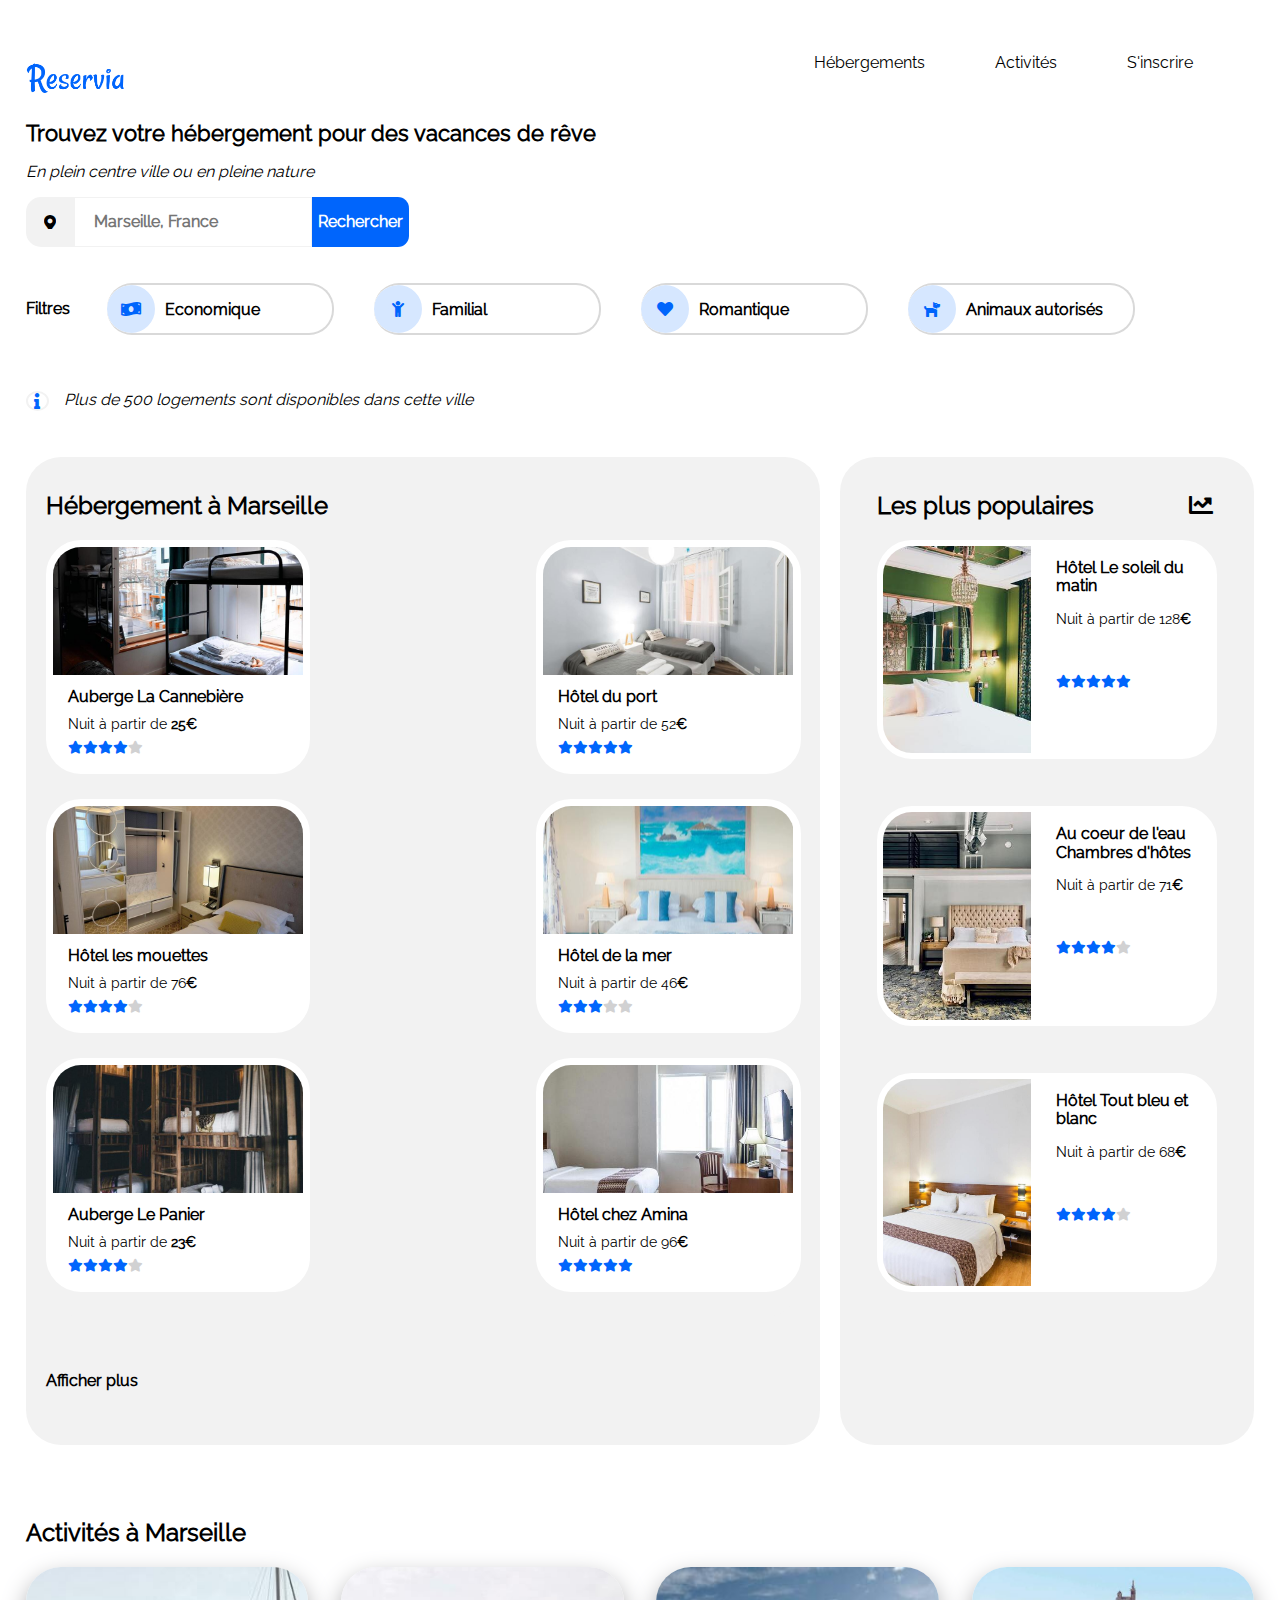
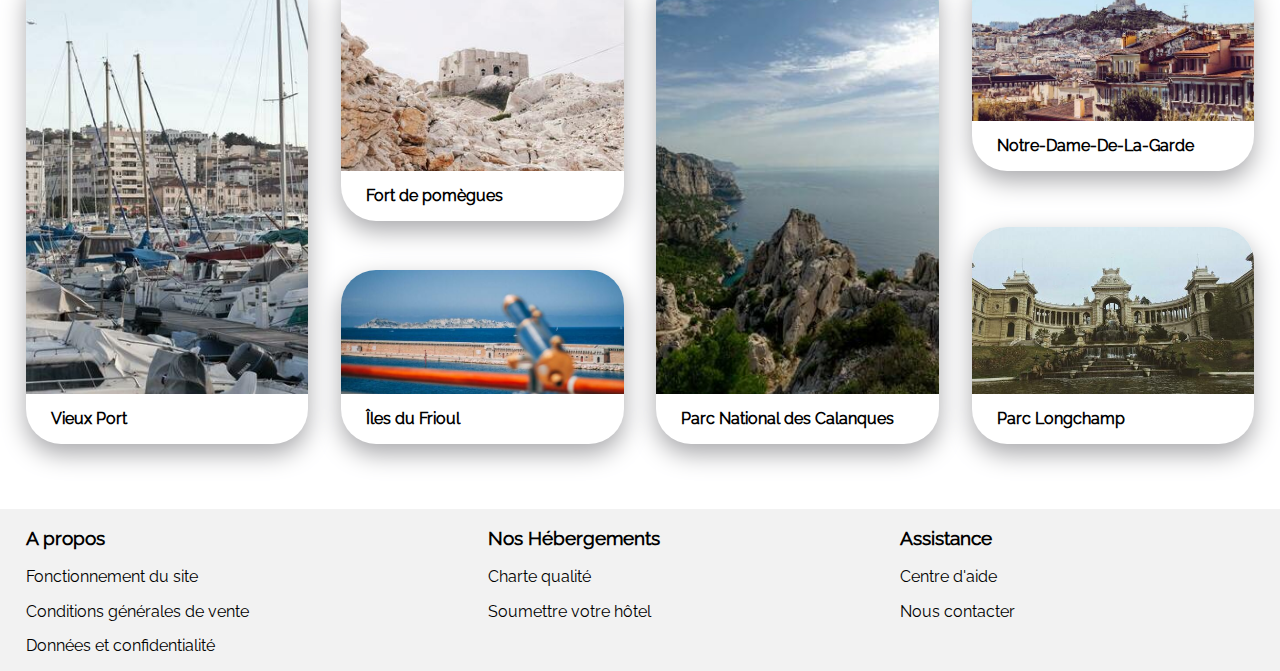
<file: index.html>
<!DOCTYPE html>
<html lang="fr">
    <head>
        <meta charset="utf-8" />
        <meta name="viewport" content="width=device-width, initial-scale=1.0">
        <link rel="stylesheet" href="style.css"/>
        <link rel="stylesheet" href="Normalize.CSS"/>
        <link rel="stylesheet" href="https://cdnjs.cloudflare.com/ajax/libs/font-awesome/5.13.1/css/all.min.css"/>
        <title>Reservia</title>
    </head>
    <body>
        <header>
                <img src="images/logo.png" alt="logo du site" id="Reservia">
                <a class="blue" href="#">S'inscrire</a>
              <nav>
                <ul class="navigation">
                  <li><a class="decoration2" href="#HebergementaMarseille">Hébergements</a></li>    
                  <li><a class="decoration1" href="#ActivitesaMarseille">Activités</a></li>    
                </ul>
              </nav>
                <h1>Trouvez votre hébergement pour des vacances de rêve</h1>
                  <p class="italic1"><span>En plein centre ville ou en pleine nature</span></p>
            <div class=IconLocalisation>
                <i class="fas fa-map-marker-alt"></i>
                <input  id="site-search" type="search" name="q" placeholder="Marseille, France" autocomplete="off">
                <span ><i class="fas fa-search"></i></span>
                <input class="BoutonRechercher" type="submit" name="recherche" value=Rechercher >
            </div>                  
            <div class="OrdreLi">
                  <p class="filtre_li">Filtres</p>
                <ul class="Filtres">
                  <li class="filtre_li-Economiques"><i class="fas fa-money-bill-wave"></i><a class="decoration3" href="#">Economique</a></li>
                  <li class="filtre_li-Familial"><i class="fas fa-child"></i><a class="decoration3" href="#">Familial</a></li>
                  <li class="filtre_li-Romantique"><i class="fas fa-heart"></i><a class="decoration3" href="#">Romantique</a></li>
                  <li class="filtre_li-AnimauxAutorises"><i class="fas fa-dog"></i><a class="decoration3" href="#">Animaux autorisés</a></li>
                </ul>
            </div>
                <div class="IconInformation">
                  <i class="fas fa-info"></i><p class="italic2">Plus de 500 logements sont disponibles dans cette ville</p>
                </div>
        </header> 
          <main id="BlocHebergementEtPopulaireEtActivite">
                <section class="BlocHergementetPopulaire">
              <div id="HebergementaMarseille">
                  <h2>Hébergement à Marseille</h2>
                    <div class="content">
                      <a class="MargeBottomCarte" href="#">
                      <figure class="Hebergement">
                        <div class="img_cover"><img src="images/hebergements/4_small/marcus-loke-WQJvWU_HZFo-unsplash.jpg" alt="auberge cannebiere"></div>
                        <figcaption class=MargeHebergement><p class="bold1">Auberge La Cannebière</p><p class="TextehebergementEtPopulaire">Nuit à partir de <span class="euro">25€</span></p>
                          <span class= "TailleStarhebergement"><i class="fas fa-star active"></i><i class="fas fa-star active"></i><i class="fas fa-star active"></i><i class="fas fa-star active "></i><i class="fas fa-star disabled"></i></span></figcaption>
                      </figure></a>
                      <a class="MargeBottomCarte" href="#">
                      <figure class="Hebergement">
                        <div class="img_cover"><img src="images/hebergements/4_small/fred-kleber-gTbaxaVLvsg-unsplash.jpg" alt="hotel port"></div>
                        <figcaption class=MargeHebergement><p class="bold1">Hôtel du port</p><p class="TextehebergementEtPopulaire">Nuit à partir de 52<span class="euro">€</span></p>
                          <span class= "TailleStarhebergement"><i class="fas fa-star active"></i><i class="fas fa-star active"></i><i class="fas fa-star active"></i><i class="fas fa-star active"></i><i class="fas fa-star active"></i></span></figcaption>
                      </figure></a>
                      <a class="MargeBottomCarte" href="#">
                      <figure class="Hebergement">
                        <div class="img_cover"><img src="images/hebergements/4_small/reisetopia-B8WIgxA_PFU-unsplash.jpg" alt="hotel mouette"></div>
                        <figcaption class=MargeHebergement><p class="bold1">Hôtel les mouettes</p><p class="TextehebergementEtPopulaire">Nuit à partir de 76<span class="euro">€</span></p>
                          <span class= "TailleStarhebergement"><i class="fas fa-star active"></i><i class="fas fa-star active"></i><i class="fas fa-star active"></i><i class="fas fa-star active"></i><i class="fas fa-star"></i></span></figcaption>
                      </figure></a>
                      <a class="MargeBottomCarte2" href="#">
                      <figure class="Hebergement">
                        <div class="img_cover"><img src="images/hebergements/4_small/annie-spratt-Eg1qcIitAuA-unsplash.jpg" alt="hotel mer"></div>
                        <figcaption class=MargeHebergement><p class="bold1">Hôtel de la mer</p><p class="TextehebergementEtPopulaire">Nuit à partir de 46<span class="euro">€</span></p>
                          <span class= "TailleStarhebergement"><i class="fas fa-star active"></i><i class="fas fa-star active"></i><i class="fas fa-star active"></i><i class="fas fa-star"></i><i class="fas fa-star"></i></span></figcaption>
                      </figure></a>
                      <a class="MargeBottomCarte2" href="#">
                      <figure class="Hebergement">
                        <div class="img_cover"><img src="images/hebergements/4_small/nicate-lee-kT-ZyaiwBe0-unsplash.jpg" alt="auberge panier"></div>
                        <figcaption class=MargeHebergement><p class="bold1">Auberge Le Panier</p><p class="TextehebergementEtPopulaire">Nuit à partir de <span class="euro">23€</span></p>
                          <span class= "TailleStarhebergement"><i class="fas fa-star active"></i><i class="fas fa-star active"></i><i class="fas fa-star active"></i><i class="fas fa-star active"></i><i class="fas fa-star"></i></span></figcaption>
                      </figure></a>
                      <a class="MargeBottomCarte2" href="#">   
                      <figure class="Hebergement">
                        <div class="img_cover"><img src="images/hebergements/4_small/febrian-zakaria-M6S1WvfW68A-unsplash.jpg" alt="hotel Amina"></div>
                        <figcaption class=MargeHebergement><p class="bold1">Hôtel chez Amina</p><p class="TextehebergementEtPopulaire">Nuit à partir de 96<span class="euro">€</span></p>
                         <span class= "TailleStarhebergement"><i class="fas fa-star active"></i><i class="fas fa-star active"></i><i class="fas fa-star active"></i><i class="fas fa-star active"></i><i class="fas fa-star active"></i></span></figcaption>
                      </figure></a>
                    </div>
                        <p class="AfficherPlus">Afficher plus</p>
              </div>
            <aside id="LesPlusPopulaires">
                      <h2>Les plus populaires <span class= "iconPopulaire"><i class="fas fa-chart-line"></i></span></h2>
                    <figure class="Populaire">
                      <div class="img_cover"><img src="images/hebergements/4_small/emile-guillemot-Bj_rcSC5XfE-unsplash.jpg" alt="5etoiles"></div>
                      <figcaption class="MargePopulaire"><p class="bold1">Hôtel Le soleil du<br>matin</p><p class="TextehebergementEtPopulaire">Nuit à partir de 128<span class="euro">€</span></p>
                      <span class="MargeStar"><i class="fas fa-star active"></i><i class="fas fa-star active"></i><i class="fas fa-star active"></i><i class="fas fa-star active"></i><i class="fas fa-star active"></i></span></figcaption>
                    </figure>
                    <figure class="Populaire">
                      <div class="img_cover"><img src="images/hebergements/4_small/aw-creative-VGs8z60yT2c-unsplash.jpg" alt="4etoiles"></div>
                      <figcaption class="MargePopulaire"><p class="bold1">Au coeur de l'eau<br>Chambres d'hôtes</p><p class="TextehebergementEtPopulaire">Nuit à partir de 71<span class="euro">€</span></p>
                      <span class="MargeStar"><i class="fas fa-star active"></i><i class="fas fa-star active"></i><i class="fas fa-star active"></i><i class="fas fa-star active"></i><i class="fas fa-star"></i></span></figcaption>
                    </figure>
                    <figure class="Populaire">
                      <div class="img_cover"><img src="images/hebergements/4_small/febrian-zakaria-sjvU0THccQA-unsplash.jpg" alt="4etoiles"></div>
                      <figcaption class="MargePopulaire"><p class="bold1">Hôtel Tout bleu et<br>blanc</p><p class="TextehebergementEtPopulaire">Nuit à partir de 68<span class="euro">€</span></p>
                      <span class="MargeStar"><i class="fas fa-star active"></i><i class="fas fa-star active"></i><i class="fas fa-star active"></i><i class="fas fa-star active"></i><i class="fas fa-star"></i></span></figcaption>
                    </figure>
            </aside>
          </section>
              <section id="ActivitesaMarseille">
                <h2>Activités à Marseille</h2>
                <div class="content2">
                  <div class="Colone1">
                    <a class="MargeBottomCarte3" href="#">
                    <figure class="Activites-VieuxPort">
                      <div class="img_cover"><img src="images/activites/4_small/Activites-VieuxPort.jpg" alt="Vieux Port"></div>
                      <figcaption><p class="bold2">Vieux Port</p></figcaption>
                    </figure></a>
                  </div> 
                  <div class="Colone2"> 
                    <a class="MargeBottomCarte3" href="#">
                    <figure class="Activites-FortDePomegues">
                      <div class="img_cover"><img src="images/activites/4_small/Activites-FortDePomegues.jpg" alt="Fort De Pomègues"></div>
                      <figcaption><p class="bold2">Fort de pomègues</p></figcaption>
                    </figure></a>
                    <a class="MargeBottomCarte3" href="#">
                    <figure class="Activites-IlesDuFrioul">
                      <div class="img_cover"><img src="images/activites/4_small/Activites-IlesDuFrioul.jpg" alt="Îles Du Frioul"></div>
                      <figcaption><p class="bold2">Îles du Frioul</p></figcaption>
                    </figure></a>
                  </div> 
                  <div class="Colone3"> 
                    <a class="MargeBottomCarte3" href="#">
                    <figure class="Activites-ParcNationalDesCalanques">
                      <div class="img_cover"><img src="images/activites/4_small/Activites-ParcNationalDesCalanques.jpg" alt="Parc National Des Calanques"></div>
                      <figcaption><p class="bold2">Parc National des Calanques</p></figcaption>
                    </figure></a>
                  </div> 
                  <div class="Colone4">
                    <a class="MargeBottomCarte3" href="#">
                    <figure class="Activites-NotreDameDeLaGarde">
                      <div class="img_cover"><img src="images/activites/4_small/Activites-NotreDameDeLaGarde.jpg" alt="Notre-Dame-De-La-Garde"></div>
                      <figcaption><p class="bold2">Notre-Dame-De-La-Garde</p></figcaption>
                    </figure></a>
                    <a class="MargeBottomCarte3" href="#">
                    <figure class="Activites-ParcLongchamp">
                      <div class="img_cover"><img src="images/activites/4_small/Activites-ParcLongchamp.jpg" alt="Parc Longchamp"></div>
                      <figcaption><p class="bold2">Parc Longchamp</p></figcaption>
                    </figure></a>
                  </div>
                </div>
              </section>
          </main>
          <footer>
                <div id="Apropos">
                <h3>A propos</h3>
                  <p>Fonctionnement du site</p>
                  <p>Conditions générales de vente</p>
                  <p>Données et confidentialité</p>
                </div>
                <div id="NosHebergements">
                <h3>Nos Hébergements</h3>
                  <p>Charte qualité</p>
                  <p>Soumettre votre hôtel</p>
                </div>
                <div id="Assistance">
                <h3>Assistance</h3>
                  <p>Centre d'aide</p>
                  <p>Nous contacter</p>
                </div>
                <div>
                <div>
                </div>
                </div>
          </footer>
    </body>
</html>
</file>
<file: style.css>
@font-face /* Police et couleur de la page */
{
    font-family:"Raleway";
    src:url("Police Raleway/Raleway-Regular.ttf") format("truetype");
}
header  /* Header du site avec le logo et la Navigation + Le titre principal et le bouton de Recherche et la Navigation Filtre */
{
    margin-left:56px;
    margin-right:84px;
}

header a:hover /* Pour qu'au survol les liens du header <a> soit en couleur bleu ciel. */
{
    color:#0065FC;
}
header .decoration1:hover, .decoration2:hover
{
    border-top:3px solid #0065FC;
}
body  /* Police du site */
{
    font-family:"Raleway";
    width:100%;
}

#Reservia  /* Logo */
{
    margin-top:55px;
    height:2.9rem;
}
nav /* Pour que la navigation soit avec une marge d'hauteur de 54 px et avec un flottement à droite */
{
    margin-top:54px;
    float:right;
}

nav li  /* Pour que la navigation soit aligné sur la meme ligne et non pas en liste et avec une marge avec un flotement à gauche. */
{
    float:left;
    margin-right:70px;
    list-style:none;
} 
li:last-child  /* Pour que le " s'inscrire " de navigation n'aie aucune marge */
{
    margin-right:70px;
}

.navigation /* Menu navigation " activités " et " Hébergement " sans surlignement et en couleur noir et non rouge bordeaux comme par défaut"  */
{
    margin-top:0px;
    margin-bottom:0px;
    text-decoration:none;
}

.blue /* Pour que " s'inscrire " de la navigation soit de couleur bleu ciel et sans soulignement */
{
    text-decoration:none;
    color:black;
    float:right;
    margin-top:54px;
}
.decoration1, .decoration2 /* Pour que " activité " et "Hébergement" de  navigation soit de couleur noir et non rouge bordeaux comme par défaut et sans soulignement + la bande en bleu après un hover*/
{
    text-decoration:none;
    color:black;
    padding:0px;
    padding-top:52px;
}

.decoration3 /* Pour que les filtres ne soit pas soulignés et en couleur noir en gras et non en rouge bordeaux par défaut. */
{
    text-decoration:none;
    font-weight:bold;
    color:black;
}

.italic1
{
    font-style:italic; /* Ecriture en italique:"En plein centre ville ou en pleine nature  */ /* Ecriture en italique "Plus de 500 logements sont disponibles dans cette ville" en italique" */
}
.italic2
{
    font-style:italic; /* Ecriture en italique:"En plein centre ville ou en pleine nature  */ /* Ecriture en italique "Plus de 500 logements sont disponibles dans cette ville" en italique" */
    width:450px;
    height:20px;
}
.IconLocalisation /* Icon localisation contenue*/
{
    display:inline-flex;
    width:auto;
    height:50px;
    overflow:auto;
    margin-bottom:20px;
}
.IconLocalisation i /* Cercle Icon localisation */
{
    border:1px solid #F2F2F2 ;
    background-color:#F2F2F2;
    border-width:18px;
    border-radius:15px 0px 0px 15px;
    overflow:hidden;
}
#site-search /* Barre de rechercher "   */
{
    font-weight:bold;
    overflow:hidden;
    padding:1.2rem;
    border:1px solid #F2F2F2;
}
.BoutonRechercher /* Bouton " Rechercher" Desktop */
{
    background-color:#0065FC;
    color:white;
    font-weight:bold;
    border:none;
    border-radius:0 0.7rem 0.7rem 0;
    cursor:pointer;
}
.IconLocalisation span i /* Bouton rechercher Mobile*/
{
    display:none;
    border:1px solid #0065FC ;
    background-color:#0065FC;
    border-width:18px;
    border-radius:15px;
    overflow:hidden;
    color:white;
    cursor:pointer;
}
.OrdreLi
{
    display:flex;
}
.Filtres /* Filtre balise Ul Alignemement des différents filtres avec Flex cote à cote et mise en Gras.*/ 
{
    display:flex;
    list-style:none;
    align-items:center;
    padding-left:0px;
    font-weight:bold;
    margin-bottom:30.5px;
    width:100%;
}
.filtre_li /* Marge à droite de la liste à puce Filtre -Li */ 
{
    padding-right:37px;
    font-weight:bold;
    margin-top:33px;
}

.filtre_li-Economiques, .filtre_li-Familial, .filtre_li-Romantique, .filtre_li-AnimauxAutorises /* Bordure Filtres: Economique, Familial, Romantique ...*/ 
{
    border:11px solid #d9d9d9;
    border-width:2px 2px 2px 0px;
    border-radius:25px 25px 25px 25px;
    margin-right:40px;
    padding:0px 25px 0px 0;
    overflow:hidden;
}

.filtre_li-Economiques i, .filtre_li-Familial i, .filtre_li-Romantique i, .filtre_li-AnimauxAutorises i /* Bordure Icon Filtres: Economique, Familial, Romantique ...*/ 
{
    border:0.9rem solid #d6e7FF;
    border-radius:100%;
    color:#0065FC;
    background-color:#d6e7FF;
    margin-right:10px;
    width:20px;
    line-height:20px;
    text-align:center;
}

.fas.fa-star /* Couleur grise pour les étoiles vides */
{
    color:#d1d1d2;
}

.fas.fa-star.active /* Couleur bleu ciel pour étoiles pleines */
{
    color: #0065FC;
}
.MargeStar /*  Marge des étoiles dans l'aside " Les plus populaires "  */
{
    margin-top:43px;
    font-size:13px;
}
.TailleStarhebergement
{
    font-size:13px;
    margin-bottom:13px;
}

.bold2 /*  Tous les titres des figures de la session " Activité à Marseille" en Gras */
{
    font-weight:bold; 
    margin-left:25px;
}

.bold1 /*  Tous les titres des figures de la session " Hébergement à Marseille" en Gras */
{
    font-weight:bold;
    margin-top:13px;
    margin-bottom:10px;
}
.euro
{
    font-weight:bold;
    width:13px;
}
.TextehebergementEtPopulaire

{
    margin-top:5px;
    margin-bottom:5px;
    font-size:0.88em; /*    width:135px; */
}
.IconInformation /* Icon Information contenue */
{
    display:flex;
    align-items:center;
    color:#0065FC;
    background-color: white;
}
.IconInformation i   /* Cercle Icon Information */
{
    border:2px solid #f2f2f2;
    border-radius:100%;
    margin-right:15px;
    width:19px;
    text-align:center;
}
#BlocHebergementEtPopulaireEtActivite .content .img_cover {
    height: 128px;
    overflow: hidden;
}
#BlocHebergementEtPopulaireEtActivite .content img, #LesPlusPopulaires .Populaire img  /* Image hébergement à Marseille */ 
{
    width:100%;
    height:100%;
    object-position: center;
    object-fit: cover;
}
#BlocHebergementEtPopulaireEtActivite  /* Main */ 
{
    margin:30px 56px 65px;
    border-radius:35px 35px 35px 35px;
}
#BlocHebergementEtPopulaireEtActivite a   /* Pour enlever le surlignement et la couleur par défaut des liens des cartes Hébergement à Marseille */ 
{
    text-decoration:none;
    color:black;
}
#BlocHebergementEtPopulaireEtActivite .content    /* Div pour mettre le titre " Hébergement à Marseille " dans la Section " hébergement à Marseille sans Flex. 
                                    Et pour mettre en Flex les figures et les images de la Section " Hébergement à Marseille */ 
{
    display:flex;
    flex-wrap:wrap;
    justify-content:space-between;
    background-color: #F2F2F2;
    border-radius:35px 35px 35px 35px;
}
.BlocHergementetPopulaire   /* Section Hébergement + Les plus populaires pour les mettres en Flex  */ 
{
    display:flex;
    margin-bottom:74px;
}
#HebergementaMarseille    /* Div Hébergement à Marseille et Id : Lien section page */
{
    background-color:#F2F2F2;
    padding-right:40px;
    padding-left:45px;
    margin-right:47px;
    border-radius:35px 35px 35px 35px;
}

.Hebergement    /* Les 6 Figures Hébergement de la Section Hébergement à Marseille */ 
{
    width:250px;
    height:220px;
    background-color:white;
    border:7px solid white;
    border-radius:35px 35px 35px 35px; 
    overflow:hidden;
    margin:0px;
}
#HebergementaMarseille .content .MargeBottomCarte
{
    margin-bottom:25px;
}

.AfficherPlus 
{
    font-weight:bold;
    margin-top:55px;
    margin-bottom:55px;
}
#LesPlusPopulaires .Populaire .img_cover {
    overflow: hidden;
    width: 45%;
}
#LesPlusPopulaires    /*  Aside id "les plus populaires" aligné à droite  */
{
    background-color:#F2F2F2;
    width:54.5%;
    border-radius:35px 35px 35px 35px;
    padding-left:37px;
}
.Populaire  /* Figure de l'Aside"les plus populaires"   */
{
    display:flex;
    background-color:white;
    width:87%;
    height:21%;
    border:6px solid white;
    border-radius:35px 35px 35px 35px; 
    overflow:hidden;
    margin-top:0px;
    margin-left:0px;
    margin-bottom:40px;
}

.iconPopulaire  /* Mise en place de l'Icon de l'Aside "les plus populaires"   */
{
    float:right;
    margin-right:41px;
}
.MargePopulaire /* Mise en place des Figcaptions des figures de l'Aside "les plus populaires"   */
{
    display:flex;
    flex-direction:column;
    margin-left:25px;
}
.MargeHebergement /* Mise en place des Figcaptions des figures de la section "Hébergement de Marseille"   */
{
    margin-left:15px;
}

#ActivitesaMarseille   /* Ancre et section page Activités de Navigation */
{
    width:100%;
}
#ActivitesaMarseille .content2   /* Div pour mettre le titre " Activités à Marseille " sans flex  et  aud-dessus de la Section " Activité à Marseille " */ 
{
    display:flex;
    justify-content:space-between;
}

.Colone1, .Colone3 /* Div 1-2-3-4  Largeur  */
{
    width:23%;
}
.Colone2, .Colone4 
{
    display:flex;
    flex-direction:column;
    justify-content:space-between;
    width:23%
}
.Activites-VieuxPort, .Activites-FortDePomegues, .Activites-IlesDuFrioul, .Activites-ParcNationalDesCalanques, .Activites-NotreDameDeLaGarde, .Activites-ParcLongchamp    /* Figure Activités */ 
{
    margin:0px;
    box-shadow: 0px 10px 25px rgb(170, 170, 173);
    border-radius:35px 35px 35px 35px;
    overflow:hidden;
}

#ActivitesaMarseille .content2 img   /* image ParcNationalDesCalanques et VieuxPort */ 
{
    width:100%;
    height:100%;
    object-fit:cover;
    object-position: center;
}
.Activites-VieuxPort .img_cover, .Activites-ParcNationalDesCalanques .img_cover
{
    height:427px;
    overflow: hidden;
}
.Activites-FortDePomegues .img_cover
{
    height:204px;
    overflow: hidden;
}
.Activites-IlesDuFrioul .img_cover
{
    height:124px;
    overflow: hidden;
}
.Activites-NotreDameDeLaGarde .img_cover
{
    height:154px;
    overflow: hidden;
}
.Activites-ParcLongchamp .img_cover
{
    height:167px;
    overflow: hidden;
}
p
{
    color:black;
}
h2      /* Titre h2- "hébergement à Marseille", "les plus populaires" ,"activités à Marseille" */ 
{
    margin-top:35px;
}

footer        /* Footer : Couleur de fond du footer + Flex */
{
    display:flex;
    background-color: #F2F2F2;
    justify-content: space-between;
    padding:2% 30px 2%;
}

@media screen and (min-width:1090px) and (max-width:1280px)  /* styles pour tablettes*/
{
body  /* Police du site */
{
    margin-right:40px;
    width:100%;
}
header
{
    width:96%;
    margin-left:2%;
    margin-right:2%
}

.blue /* Pour que " s'inscrire " de la navigation soit de couleur bleu ciel et sans soulignement */
{
    padding-right:5%;
}
.Filtres /* Filtre balise Ul Alignemement des différents filtres avec Flex cote à cote et mise en Gras.*/ 
{
    display:flex;
    flex-wrap:wrap;
}
.filtre_li-Economiques, .filtre_li-Familial, .filtre_li-Romantique, .filtre_li-AnimauxAutorises /* Bordure Filtres: Economique, Familial, Romantique ...*/ 
{
    width:200px;
    margin-bottom:10px;
}
#HebergementaMarseille    /* Div Hébergement à Marseille et Id : Lien section page */
{
    width:100%;
    background-color:#F2F2F2;
    padding-right:20px;
    padding-left:20px;
    margin-right:20px;
    border-radius:35px 35px 35px 35px;
}
.Hebergement    /* Les 6 Figures Hébergement de la Section Hébergement à Marseille */ 
{
    width:95%;
}
#BlocHebergementEtPopulaireEtActivite .content img  /* Image hébergement à Marseille */ 
{
    width:250px;
    height:128px;
}
.MargeBottomCarte2
{
    margin-bottom:25px;
}
#LesPlusPopulaires    /*  Aside id "les plus populaires" aligné à droite  */
{
    width:50%;
    background-color:#F2F2F2;
    border-radius:35px 35px 35px 35px;
    padding-left:37px;
}
.Populaire
{
    margin-bottom:47px;
}
#LesPlusPopulaires .Populaire img 
{
    width:150px;
    height:210px;
}
.BlocHergementetPopulaire   
{
    width:96%;
    padding-left:2%;
    padding-right:2%;
}
#BlocHebergementEtPopulaireEtActivite  /* Main */ 
{
    width:100%;
    margin-left:0px;
    margin-right:0px;
    margin-top:30px;
    margin-bottom:65px;
    border-radius:35px 35px 35px 35px;
}
#ActivitesaMarseille
{
    width:96%;
    margin-left:2%;
    margin-right:2%;
}
footer
{
    width:96%;
    padding-top:0px;
    padding-bottom:0px;
    padding-left:2%;
    padding-right:2%;
}
}
@media screen and (min-width:769px) and (max-width:1089px)  /* styles pour tablettes*/
{
body
{
    width:100%
}
.blue
{
    margin-top:75px;
}
header
{
    margin-left:4%;
    margin-right:4%;
}
header .decoration1:hover, .decoration2:hover
{
    border-top:none;

}
nav /* Menu navigation " activités " et " Hébergement " sans surlignement et en couleur noir et non rouge bordeaux comme par défaut"  */
{
    display:flex;
    width:100%;
    text-decoration:none;
    color:#0065FC;
    margin:0px;
    padding:0px;
    margin-top:40px;
    float:none;
}

nav li  /* Pour que la navigation soit aligné sur la meme ligne et non pas en liste et une marge */
{
    width:auto;
    margin:0px;
    list-style:none;
    width: 50%;
    border-bottom:3px solid #f2f2f2;
    text-align:center;
    padding-bottom:13px;
    margin-bottom:35px;
} 
nav li:hover 
{
    border-bottom-color: #0065FC;
}
nav li:hover a 
{
    color: #0065FC;

}
li:last-child  /* Pour que le " s'inscrire " de navigation n'aie aucune marge */
{
    margin-right:0px;
}
.navigation
{
    padding-left:0px;
    width: 100%;
}
.OrdreLi
{
    display:flex;
    width:100%;
}
.Filtres /* Filtre balise Ul Alignemement des différents filtres avec Flex cote à cote et mise en Gras.*/ 
{
    display:flex;
    flex-wrap:wrap;
}
.filtre_li-Economiques, .filtre_li-Familial, .filtre_li-Romantique, .filtre_li-AnimauxAutorises
{
    margin-bottom:10px;
}
.Hebergement    /* Les 6 Figures Hébergement de la Section Hébergement à Marseille */ 
{
    width:400px;
}
#BlocHebergementEtPopulaireEtActivite .content img  /* Image hébergement à Marseille */ 
{
    width:450px;
    height:135px;
}
#BlocHebergementEtPopulaireEtActivite 
{
    width:92%;
    margin-left:4%;
    margin-right:4%;
}
#HebergementaMarseille    /* Div Hébergement à Marseille et Id : Lien section page */
{
    width:56%;
    background-color:#F2F2F2;
    padding-right:20px;
    padding-left:20px;
    margin-right:20px;
    border-radius:35px 35px 35px 35px;
}
#HebergementaMarseille .content
{
    display:flex;
    flex-wrap:wrap;
    justify-content:center;
}
.MargeBottomCarte2
{
    margin-bottom:25px;
}
.MargeBottomCarte3
{
    margin-bottom:23px;
}
#LesPlusPopulaires .Populaire .img_cover {
    overflow:hidden;
    width:100%;
}
#LesPlusPopulaires    /*  Aside id "les plus populaires" aligné à droite  */
{
    width:36%;
    background-color:#F2F2F2;
    border-radius:35px 35px 35px 35px;
    padding-left:2%;
    padding-right:2%;
    display:flex;
    flex-direction:column;
}
.Populaire
{
    display:flex;
    flex-direction:column;
    background-color:white;
    width:97%;
    height:24.5%;
    border:6px solid white;
    border-radius:35px 35px 35px 35px; 
    overflow:hidden;
    margin-top:0px;
    margin-left:0px;
    margin-bottom:98px;
    margin-right:0px;
}
.iconPopulaire  /* Mise en place de l'Icon de l'Aside "les plus populaires"   */
{
    float:right;
    margin-right:0px;
}
#LesPlusPopulaires .Populaire img     /* Les 3 Images de l'Aside "les plus populaires"  */ 
{
    width:100%;
    height:225px;
}
#ActivitesaMarseille
{
    width:100%;
}
#ActivitesaMarseille .content2   /* Div pour mettre le titre " Activités à Marseille " sans flex  et  aud-dessus de la Section " Activité à Marseille " */ 
{
    display:flex;
    flex-direction:column;
    margin-top:33px;
}

#ActivitesaMarseille .content2 img   /* image ParcNationalDesCalanques et VieuxPort */ 
{
    width:100%;
    height:100%;
    object-fit:cover;
    object-position:center;
}
#ActivitesaMarseille .content2 .img_cover
{
    height:180px;
    overflow:hidden;
}

#ActivitesaMarseille .Activites-VieuxPort, .Activites-ParcNationalDesCalanques
{
    width:80%;
    height:220px;
    box-shadow:5px 5px 5px #f2f2f2;
    text-align:center;
    justify-content:center;
    margin-left:10%;
    margin-right:10%;
}
#ActivitesaMarseille .Activites-FortDePomegues, .Activites-IlesDuFrioul, .Activites-NotreDameDeLaGarde, .Activites-ParcLongchamp
{
    width:360px;
    height:220px;
    box-shadow:5px 5px 5px #f2f2f2;
}
.Colone1
{
    width:100%;
    height:250px;
}
.Colone2
{
    display:flex;
    flex-direction:row;
    width:100%;
    height:250px;
}
.Colone3
{
    width:100%;
    height:250px;
}
.Colone4
{
    display:flex;
    flex-direction:row;
    width:100%;
    height:250px;
}
footer
{
    width:96%;
    padding-top:0px;
    padding-bottom:0px;
    padding-left:2%;
    padding-right:2%;
}
#Apropos, #NosHebergements, #Assistance
{
    width:32%;
}
}
@media screen and (min-width:376px) and (max-width:768px)   /* styles pour mobile paysage*/
{
body  /* Police du site */
{
    margin-right:40px;
    width:100%;
}
#Reservia  /* Logo */
{
    height:2.9rem;
    margin-bottom:0px;
    margin-top:55px;
    margin-left:5.5%;
}
header
{
    width:100%;
    margin-right:0px;
    margin-left:0px;
}

nav /* Menu navigation " activités " et " Hébergement " sans surlignement et en couleur noir et non rouge bordeaux comme par défaut"  */
{
    display:flex;
    float:none;
    width:100%;
    text-decoration:none;
    color:#0065FC;
    margin:0px;
    padding:0px;
    margin-top:40px;
}

nav li  /* Pour que la navigation soit aligné sur la meme ligne et non pas en liste et une marge */
{
    width:auto;
    margin:0px;
    list-style:none;
    width: 50%;
    border-bottom:3px solid #f2f2f2;
    text-align:center;
    padding-bottom:13px;
    margin-bottom:35px;
} 
nav li:hover 
{
    border-bottom-color: #0065FC;
}

header .decoration1:hover, .decoration2:hover
{
    border-top:none;
}
li:last-child  /* Pour que le " s'inscrire " de navigation n'aie aucune marge */
{
    margin-right:0px;
}
.navigation
{
    padding-left:0px;
    width: 100%;
}
.blue /* Pour que " s'inscrire " de la navigation soit de couleur bleu ciel et sans soulignement */
{
    margin-top:70px;
    margin-right:2%;
}
.Filtres /* Filtre balise Ul Alignemement des différents filtres avec Flex cote à cote et mise en Gras.*/ 
{
    display:flex;
    flex-wrap:wrap;
}
h1
{
    width:94.5%;
    display:flex;
    flex-wrap:wrap;
    margin-left:5.5%;
}
.italic1
{
    margin-left:5.5%;
}
.IconLocalisation
{
    margin-left:5.5%;
}
.filtre_li
{
    font-weight:bold;
    margin-left:0px;
    margin-top:0px;
    padding-right:0px;
}

.OrdreLi
{
    display:flex;
    flex-wrap:wrap;
    width:94.5%;
    margin-left:5.5%;
}
.filtre_li-Economiques, .filtre_li-Familial, .filtre_li-Romantique, .filtre_li-AnimauxAutorises
{
    margin-bottom:10px;
}
.IconInformation i   /* Cercle Icon Information */
{
    margin-left:5.5%;
}
.italic2
{
    flex-wrap:wrap;
}
#BlocHebergementEtPopulaireEtActivite  /* Main */ 
{
    width:100%;
    margin:0px;
    margin-right:0px;
    margin-left:0px;
    margin-bottom:6%;
    margin-top:2%;
}
#BlocHebergementEtPopulaireEtActivite .content   /* Image hébergement à Marseille */ 
{
    flex-direction:column;
    width:100%;
    margin-top:6%;
    background:none;
}
.BlocHergementetPopulaire   /* Section Hébergement + Les plus populaires pour les mettres en Flex  */ 
{
    width:100%;
    display:flex;
    flex-direction:column-reverse;
    margin-bottom:0px;
    padding:0px;
}
#HebergementaMarseille    /* Div Hébergement à Marseille et Id : Lien section page */
{
    width:89%;
    margin-top:2%;
    padding:0px;
    background:none;
    margin-left:5.5%;
    margin-right:5.5%;
}
#HebergementaMarseille h2
{
    margin-bottom:0px;
}

#BlocHebergementEtPopulaireEtActivite .content .img_cover 
{
    height:140px;
    overflow:hidden;
}
#BlocHebergementEtPopulaireEtActivite .content img  /* Image hébergement à Marseille */ 
{
    width:100%;
    height:100%;
    object-fit:cover;
    object-position:center;
}
.MargeStar /*  Marge des étoiles dans l'aside " Les plus populaires "  */
{
    margin-top:150px;
}
#LesPlusPopulaires .Populaire img  /* Image Les Plus Populaires */ 
{
    width:100%;
    height:250px;
    object-fit:cover;
    object-position:center;
}
#HebergementaMarseille .content .MargeBottomCarte, .MargeBottomCarte2
{
    margin-bottom:13px;
}
.MargeBottomCarte3
{
    margin-bottom:23px;
}
.Hebergement    /* Les 6 Figures de la Section Hébergement à Marseille */ 
{
    width:98.4%;
    background-color:white;
    border:7px solid white;
    box-shadow: 0px 5px 20px #f2f2f2;
    border-radius:35px 35px 35px 35px; 
    overflow:hidden;
}
.iconPopulaire  /* Mise en place de l'Icon de l'Aside "les plus populaires"   */
{
    float:right;
    margin-right:0px;
}
.bold1 /*  Tous les titres des figures de la session " Hébergement à Marseille" en Gras */
{
    font-weight:bold;
    margin-top:13px;
    margin-bottom:10px;
    font-size:12px;
}
.TextehebergementEtPopulaire
{
    font-size:0.73em;
}
#LesPlusPopulaires
{
    width:89%;
    padding:0px 6%;
    border-radius:0;
    padding-left:5.5%;
    padding-right:5.5%;
}
.Populaire
{
    width:98.4%;
    margin-right:0px;
}
.MargePopulaire /* Mise en place des Figcaptions des figures de l'Aside "les plus populaires"   */
{
    margin-left:6%;
    width:33%;
}
#ActivitesaMarseille
{
    width:89%;
    margin-left:5.5%;
    margin-right:5.5%;
}
#ActivitesaMarseille .content2   /* Div pour mettre le titre " Activités à Marseille " sans flex  et  aud-dessus de la Section " Activité à Marseille " */ 
{
    display:flex;
    flex-direction:column;
    margin-top:33px;
}
#ActivitesaMarseille .content2 img   /* image Activités à Marseille */ 
{
    width:100%;
    height:100%;
    object-fit:cover;
    object-position:center;
    border-radius:35px 35px 0px 0px; 
}
#ActivitesaMarseille .content2 .img_cover
{
    height:180px;
    overflow:hidden;
}
#LesPlusPopulaires .Populaire .img_cover 
{
    width:67%;
    overflow:hidden;
}
#ActivitesaMarseille .Activites-VieuxPort, .Activites-FortDePomegues, .Activites-IlesDuFrioul, .Activites-ParcNationalDesCalanques, .Activites-NotreDameDeLaGarde, .Activites-ParcLongchamp
{
    width:100%;
    height:220px;
    display:flex;
    flex-direction:column;
    box-shadow:5px 5px 5px #f2f2f2;
}
.Colone1, .Colone3
{
    width:100%;
    height:243px;
    display:flex;
    flex-direction:column;
}
.Colone2, .Colone4 
{
    width:100%;
    height:486px;
    display:flex;
    flex-direction:column;
}

footer
{
    width:96%;
    padding-top:0px;
    padding-bottom:0px;
    padding-left:2%;
    padding-right:2%;
}
}
@media screen and (max-width:414px)   /* styles pour mobile paysage*/
{
body
{
    width:100%;
    overflow-x:hidden;

}
header
{
    width:100%;
    margin:0px;
}
header .decoration1:hover, .decoration2:hover
{
    border-top:0px;
}
#Reservia  /* Logo */
{
    width:20%;
    margin-bottom:0px;
    margin-top:25px;
    margin-left:5.5%;
}
nav /* Menu navigation " activités " et " Hébergement " sans surlignement et en couleur noir et non rouge bordeaux comme par défaut"  */
{
    display:flex;
    width:100%;
    text-decoration:none;
    color:#0065FC;
    margin:0px;
    padding:0px;
    margin-top:40px;
    float:none;
}

nav li  /* Pour que la navigation soit aligné sur la meme ligne et non pas en liste et une marge */
{
    width:auto;
    margin:0px;
    list-style:none;
    width: 50%;
    border-bottom:3px solid #f2f2f2;
    text-align:center;
    padding-bottom:13px;
    margin-bottom:35px;
} 
nav li:hover 
{
    border-bottom-color: #0065FC;
}
nav li:hover a 
{
    color: #0065FC;

}
.navigation
{
    padding-left:0px;
    width: 100%;
}
.blue /* Pour que " s'inscrire " de la navigation soit de couleur bleu ciel en hover et sans soulignement */
{
    text-decoration:none;
    float:right;
    margin-top:40px;
    padding-bottom:0px;
    padding-right:20px;
}
.decoration1 /* Pour que " activité " de  navigation soit de couleur noir et non rouge bordeaux comme par défaut et sans soulignement */
{
    text-decoration:none;
    color:black;
    padding-top:0px;
}
.decoration2 /* Pour que "Hébergement" de navigation soit de couleur noir et non rouge bordeaux comme par défaut et sans soulignement + la bande en bleu */
{
    text-decoration:none;
    padding:0px;
    padding-right:80px;
    padding-left:40px;
    border:none;
    color:black;
}
.decoration3
{
    display:inline-block;
    border:none; 
    border-radius:100px;
    height:46px;
    line-height:48px;
    padding-left:0px;
    margin-left:0px;
    z-index:0;
}
li:last-child  /* Pour que le " s'inscrire " de navigation n'aie aucune marge */
{
    margin-right:0px;
}

h1
{
    width:85%;
    margin-left:5.5%;
    flex-wrap:wrap;
    margin-top:0px;
}
#ActivitesaMarseille h2
{
    margin-bottom:0px;
}
.italic1
{
    margin-left:5.5%;
    margin-top:0px;
}
#site-search /* Barre de rechercher "   */
{
    padding:0.5rem;
    border:none;
    overflow:hidden;
}

.IconLocalisation i
{
    margin-left:0%;
    border-radius:15px 0px 0px 15px;
    width:14px;
}
.IconLocalisation
{
    display:inline-flex;
    height:50px;
    width:85%;
    overflow-x:hidden;
    overflow-y:hidden;
    overflow:hidden;
    margin-bottom:35px;
    margin-top:20px;
    border:1px solid #f2f2f2;
    border-width:1px 0px;
    margin-left:20px;
    border-radius:15px;
}
.OrdreLi
{
    display:flex;
    flex-direction:column;
    width:94.5%;
}
.filtre_li
{
    font-weight:bold;
    margin-left:0px;
    margin-top:0px;
}

.Filtres /* Filtre balise Ul Alignemement des différents filtres avec Flex cote à cote et mise en Gras.*/ 
{
    display:flex;
    flex-wrap:wrap;
    width:94.5%;
    list-style:none;
    align-items:center;
    padding:0px;
    font-weight:bold;
    margin-top:0px;
    margin-bottom:0px;
    margin-left:0px;
}
.filtre_li-Economiques /* Bordure Filtres: Economique, Familial, Romantique ...*/ 
{
    width:50%;
    border:1px solid #d9d9d9;
    border-width:2px 2px 2px 0px;
    border-radius:100px;
    padding:0px 0px 0px 0px;
    overflow:hidden;
    margin-bottom:15px;
    margin-right:12px;
}

.filtre_li-Familial 
{
    width:36%;
    border:1px solid #d9d9d9;
    border-width:2px 2px 2px 0px;
    border-radius:100px;
    padding:0px 6px 0px 0px;
    overflow:hidden;
    margin-right:27px;
    margin-bottom:15px;
}

.filtre_li-Romantique
{
    width:46%;
    border:1px solid #d9d9d9;
    border-width:2px 2px 2px 0px;
    border-radius:100px;
    padding:0px 8px 0px 0px;
    overflow:hidden;
    margin-right:0px;
    margin-bottom:15px;
}
.filtre_li-AnimauxAutorises
{
    width:60%;
    border:1px solid #d9d9d9;
    border-width:2px 2px 2px 0px;
    border-radius:100px;
    padding:0px 12px 0px 0px;
    overflow:hidden;
    margin-right:28px;
    margin-bottom:33px;
}
.filtre_li-Economiques i, .filtre_li-Familial i, .filtre_li-Romantique i, .filtre_li-AnimauxAutorises i
{
    display:inline-block;
    width:22px;
    height:22px;
    text-align:center;
}

.italic2
{
    width:80%;
    display:flex;
    flex-wrap:wrap;
}

.IconInformation i   /* Cercle Icon Information */
{
    display:flex;
    border:1px solid #d9d9d9;
    border-radius:100%;
    margin-right:13px;
    width:20px;
    height:20px;
    font-size:60%;
    align-items:center;
    justify-content:center;
    margin-left:5.5%;
}

.BlocHergementetPopulaire   /* Section Hébergement + Les plus populaires pour les mettres en Flex  */ 
{
    width:100%;
    display:flex;
    flex-direction:column-reverse;
    margin-bottom:0px;
    padding-left:0px;
}   

#HebergementaMarseille    /* Div Hébergement à Marseille et Id : Lien section page */
{
    width:90%;
    display:flex;
    flex-direction:column;
    padding-left:0px;
    padding-right:0px;
    background-color:white;
    margin-top:5px;
    margin-left:5%;
    margin-right:5%;
}

#HebergementaMarseille .content .MargeBottomCarte, .MargeBottomCarte2
{
    margin-bottom:13px;
}
.MargeBottomCarte3
{
    margin-bottom:23px;
}
#BlocHebergementEtPopulaireEtActivite .content img  /* Image hébergement à Marseille */ 
{
    width:100%;
    height:100%;
    object-fit:cover;
    object-position:center;
}
#BlocHebergementEtPopulaireEtActivite .content .img_cover
{
    height:140px;
    overflow:hidden;
}


#HebergementaMarseille .content
{
    width:100%;
    background-color:white;
}
.Hebergement /* Les 6 Figures de la Section Hébergement à Marseille */ 
{
    width:360px;
    height:200px;
    background-color:white;
    border:7px solid white;
    border-radius:35px 35px 35px 35px; 
    box-shadow:0px 5px 20px #f2f2f2;
    overflow:hidden;
    margin:0px;
    margin-bottom:0px;
}

#BlocHebergementEtPopulaireEtActivite   /* Div pour mettre le titre " Hébergement à Marseille " dans la Section " hébergement à Marseille sans Flex. 
                                    Et pour mettre en Flex les figures et les images de la Section " Hébergement à Marseille */ 
{
    width:100%;
    display:flex;
    flex-direction:column;
    padding:0px;
    margin-bottom:26px;
    margin-top:40px;
    margin-left:0px;
    margin-right:0px;
}
.bold1 /*  Tous les titres des figures de la session " Hébergement à Marseille" en Gras */
{
    font-weight:bold;
    margin-top:13px;
    margin-bottom:10px;
    font-size:15px;
}
#LesPlusPopulaires    /*  Aside id "les plus populaires" aligné à droite  */
{
    width:90%;
    display:flex;
    flex-direction:column;
    background-color:#F2F2F2;
    padding-top:5px;
    padding-bottom:27px;
    padding-left:5%;
    padding-right:5%;
    border-radius:0px;
}
.Populaire  /* Figure de l'Aside"les plus populaires"   */
{
    width:97%;
    height:144px;
    margin-top:0px;
    margin-right:0px;
    padding-bottom:0px;
    margin-bottom:10px;
}
#LesPlusPopulaires .Populaire img     /* Les 3 Images de l'Aside "les plus populaires"  */ 
{
    width:100%;
    height:100%;
    object-position:center;
    object-fit:cover;
}
#LesPlusPopulaires .Populaire .img_cover
{
    width:167px;
    overflow:hidden;
}
.iconPopulaire  /* Mise en place de l'Icon de l'Aside "les plus populaires"   */
{
    float:right;
    margin-right:0px;
}
#LesPlusPopulaires h2
{
    width:100%;
}
.MargePopulaire /* Mise en place des Figcaptions des figures de l'Aside "les plus populaires"   */
{
    margin-left:6%;
    width:49%
}
#LesPlusPopulaires figure i
{
    font-size:12px;
}

.MargeStar /*  Marge des étoiles dans l'aside " Les plus populaires "  */
{
    margin-top:35px;
}
.AfficherPlus 
{
    font-weight:bold;
    margin-top:20px;
    margin-bottom:25px;
}
#ActivitesaMarseille
{
    width:90%;
    margin-left:5%;
    margin-right:5%;
}
#ActivitesaMarseille .content2   /* Div pour mettre le titre " Activités à Marseille " sans flex  et  aud-dessus de la Section " Activité à Marseille " */ 
{
    display:flex;
    flex-direction:column;
    margin-top:33px;
}

#ActivitesaMarseille .content2 img     /* image FortDePomegues  */ 
{
    width:100%;
    height:100%;
    object-fit:cover;
    object-position:center;
}
#ActivitesaMarseille .content2 .img_cover
{
    height:180px;
    overflow:hidden;
}

#ActivitesaMarseille .Activites-VieuxPort, .Activites-FortDePomegues, .Activites-IlesDuFrioul, .Activites-ParcNationalDesCalanques, .Activites-NotreDameDeLaGarde, .Activites-ParcLongchamp
{
    width:100%;
    height:220px;
    display:flex;
    flex-direction:column;
    box-shadow:0px 5px 5px #f2f2f2;
    margin-bottom:0px;
}
.Colone1, .Colone3
{
    width:100%;
    height:243px;
    display:flex;
    flex-direction:column;
}
.Colone2, .Colone4 
{
    width:100%;
    height:486px;
    display:flex;
    flex-direction:column;
}

.BoutonRechercher
{
    display:none;
}
.IconLocalisation span i /* Cercle Icon localisation */
{
    display:inline-block;
    border:1px solid #0065FC ;
    background-color:#0065FC;
    border-width:18px;
    border-radius:15px;
    overflow:hidden;
    color:white;
    cursor:pointer;
    width:15px;
    height:15px;
}
footer
{
    width:92%;
    display:flex;
    flex-direction:column;
    background-color: #F2F2F2;
    padding-left:8%;
    padding-right:0px;
    padding-top:32px;
    padding-bottom:34px;
}
}
@media screen and (max-width:375px)  /* styles pour mobiles portrait */
{
body
{
    width:100%;
    overflow-x:hidden;

}
header
{
    width:100%;
    margin:0px;
}
header .decoration1:hover, .decoration2:hover
{
    border-top:0px;
}
#Reservia  /* Logo */
{
    width:20%;
    margin-bottom:0px;
    margin-top:25px;
    margin-left:5.5%;
}
nav /* Menu navigation " activités " et " Hébergement " sans surlignement et en couleur noir et non rouge bordeaux comme par défaut"  */
{
    display:flex;
    width:100%;
    text-decoration:none;
    color:#0065FC;
    margin:0px;
    padding:0px;
    margin-top:40px;
    float:none;
}

nav li  /* Pour que la navigation soit aligné sur la meme ligne et non pas en liste et une marge */
{
    width:auto;
    margin:0px;
    list-style:none;
    width: 50%;
    border-bottom:3px solid #f2f2f2;
    text-align:center;
    padding-bottom:13px;
    margin-bottom:35px;
} 
nav li:hover 
{
    border-bottom-color: #0065FC;
}
nav li:hover a 
{
    color: #0065FC;

}
.navigation
{
    padding-left:0px;
    width: 100%;
}
.blue /* Pour que " s'inscrire " de la navigation soit de couleur bleu ciel et sans soulignement */
{
    text-decoration:none;
    float:right;
    margin-top:40px;
    padding-bottom:0px;
    padding-right:20px;
}
.decoration1 /* Pour que " activité " de  navigation soit de couleur noir et non rouge bordeaux comme par défaut et sans soulignement */
{
    text-decoration:none;
    color:black;
    padding-top:0px;
}
.decoration2 /* Pour que "Hébergement" de navigation soit de couleur noir et non rouge bordeaux comme par défaut et sans soulignement + la bande en bleu */
{
    text-decoration:none;
    padding:0px;
    padding-right:80px;
    padding-left:40px;
    border:none;
    color:black;
}
.decoration3
{
    display:inline-block;
    border:none; 
    border-radius:100px;
    height:46px;
    line-height:48px;
    padding-left:0px;
    margin-left:0px;
    z-index:0;
}
li:last-child  /* Pour que le " s'inscrire " de navigation n'aie aucune marge */
{
    margin-right:0px;
}

h1
{
    width:94%;
    margin-left:5.5%;
    display:flex;
    flex-wrap:wrap;
    margin-top:0px;
}
#ActivitesaMarseille h2
{
    margin-bottom:0px;
}
.italic1
{
    margin-left:5.5%;
    margin-top:0px;
}
.BoutonRechercher
{
    display:none;
}
#site-search /* Barre de rechercher "   */
{
    padding:0.5rem;
    border:none;
    overflow:hidden;
}
.IconLocalisation span i /* Cercle Icon localisation */
{
    display:inline-block;
    border:1px solid #0065FC ;
    background-color:#0065FC;
    border-width:18px;
    border-radius:15px;
    overflow:hidden;
    color:white;
    cursor:pointer;
    width:15px;
    height:15px;
}
.IconLocalisation i
{
    margin-left:0%;
    border-radius:15px 0px 0px 15px;
    width:14px;
}
.IconLocalisation
{
    display:inline-flex;
    height:50px;
    max-width:87%;
    width:auto;
    overflow-x:hidden;
    overflow-y:hidden;
    overflow:hidden;
    margin-bottom:35px;
    margin-top:20px;
    border:1px solid #f2f2f2;
    border-width:1px 0px;
    margin-left:20px;
    border-radius:15px;
}
.OrdreLi
{
    display:flex;
    flex-direction:column;
    width:94.5%;
    margin-left:5.5%;
}
.filtre_li
{
    font-weight:bold;
    margin-left:0px;
    margin-top:0px;
    padding-right:0px;
}

.Filtres /* Filtre balise Ul Alignemement des différents filtres avec Flex cote à cote et mise en Gras.*/ 
{
    display:flex;
    flex-wrap:wrap;
    width:95%;
    list-style:none;
    align-items:center;
    padding:0px;
    font-weight:bold;
    margin-top:0px;
    margin-bottom:0px;
    margin-left:0px;
}
.filtre_li-Economiques /* Bordure Filtres: Economique, Familial, Romantique ...*/ 
{
    width:auto;
    border:1px solid #d9d9d9;
    border-width:2px 2px 2px 0px;
    border-radius:100px;
    padding:0px 0px 0px 0px;
    overflow:hidden;
    margin-bottom:15px;
    margin-right:12px;
}

.filtre_li-Familial 
{
    width:auto;
    border:1px solid #d9d9d9;
    border-width:2px 2px 2px 0px;
    border-radius:100px;
    padding:0px 6px 0px 0px;
    overflow:hidden;
    margin-right:27px;
    margin-bottom:15px;
}

.filtre_li-Romantique
{
    width:auto;
    border:1px solid #d9d9d9;
    border-width:2px 2px 2px 0px;
    border-radius:100px;
    padding:0px 8px 0px 0px;
    overflow:hidden;
    margin-right:0px;
    margin-bottom:15px;
}
.filtre_li-AnimauxAutorises
{
    width:auto;
    border:1px solid #d9d9d9;
    border-width:2px 2px 2px 0px;
    border-radius:100px;
    padding:0px 12px 0px 0px;
    overflow:hidden;
    margin-right:28px;
    margin-bottom:33px;
}
.filtre_li-Economiques i, .filtre_li-Familial i, .filtre_li-Romantique i, .filtre_li-AnimauxAutorises i
{
    display:inline-block;
    width:22px;
    height:22px;
    text-align:center;
}

.italic2
{
    width:100%;
    display:flex;
    flex-wrap:wrap;
}

.IconInformation i   /* Cercle Icon Information */
{
    display:flex;
    border:1px solid #d9d9d9;
    border-radius:100%;
    margin-right:13px;
    width:20px;
    height:20px;
    font-size:60%;
    align-items:center;
    justify-content:center;
    margin-left:5.5%;
}

.BlocHergementetPopulaire   /* Section Hébergement + Les plus populaires pour les mettres en Flex  */ 
{
    width:100%;
    display:flex;
    flex-direction:column-reverse;
    margin-bottom:0px;
    padding-left:0px;
}   

#HebergementaMarseille    /* Div Hébergement à Marseille et Id : Lien section page */
{
    width:89%;
    display:flex;
    flex-direction:column;
    padding-left:0px;
    padding-right:0px;
    background-color:white;
    margin-top:5px;
    margin-left:5.5%;
    margin-right:5.5%;
}

#HebergementaMarseille .content .MargeBottomCarte, .MargeBottomCarte2
{
    width:98%;
    margin-bottom:13px;
}
.MargeBottomCarte3
{
    margin-bottom:23px;
}

#BlocHebergementEtPopulaireEtActivite .content img  /* Image hébergement à Marseille */ 
{
    width:100%;
    height:100%;
    object-fit:cover;
    object-position:center;
}
#BlocHebergementEtPopulaireEtActivite .content .img_cover
{
    height:128px;
    overflow:hidden;
}
#HebergementaMarseille .content
{
    width:100%;
    background-color:white;
}
.Hebergement /* Les 6 Figures de la Section Hébergement à Marseille */ 
{
    width:98%;
    height:220px;
    background-color:white;
    border:7px solid white;
    border-radius:35px 35px 35px 35px; 
    box-shadow:0px 5px 20px #f2f2f2;
    overflow:hidden;
    margin:0px;
    margin-bottom:0px;
}

#BlocHebergementEtPopulaireEtActivite   /* Div pour mettre le titre " Hébergement à Marseille " dans la Section " hébergement à Marseille sans Flex. 
                                    Et pour mettre en Flex les figures et les images de la Section " Hébergement à Marseille */ 
{
    width:100%;
    display:flex;
    flex-direction:column;
    padding:0px;
    margin-bottom:26px;
    margin-top:40px;
    margin-left:0px;
    margin-right:0px;
}
#LesPlusPopulaires    /*  Aside id "les plus populaires" aligné à droite  */
{
    width:89%;
    display:flex;
    flex-direction:column;
    background-color:#F2F2F2;
    padding-top:5px;
    padding-bottom:27px;
    padding-left:5.5%;
    padding-right:5.5%;
    border-radius:0px;
}
.Populaire  /* Figure de l'Aside"les plus populaires"   */
{
    width:97%;
    height:144px;
    margin-top:0px;
    margin-right:0px;
    padding-bottom:0px;
    margin-bottom:10px;
}
#LesPlusPopulaires .Populaire img     /* Les 3 Images de l'Aside "les plus populaires"  */ 
{
    width:100%;
    height:100%;
    object-position:center;
    object-fit:cover;
}
#LesPlusPopulaires .Populaire .img_cover
{
    width:128px;
    overflow:hidden;
}

.iconPopulaire  /* Mise en place de l'Icon de l'Aside "les plus populaires"   */
{
    float:right;
    margin-right:0px;
}
#LesPlusPopulaires h2
{
    width:100%;
}
.MargePopulaire /* Mise en place des Figcaptions des figures de l'Aside "les plus populaires"   */
{
    margin-left:6%;
    width:54%;
}
#LesPlusPopulaires figure i
{
    font-size:12px;
}

.MargeStar /*  Marge des étoiles dans l'aside " Les plus populaires "  */
{
    margin-top:35px;
}
.AfficherPlus 
{
    font-weight:bold;
    margin-top:20px;
    margin-bottom:25px;
}
#ActivitesaMarseille
{
    width:89%;
    margin-left:5.5%;
    margin-right:5.5%;
}
#ActivitesaMarseille .content2   /* Div pour mettre le titre " Activités à Marseille " sans flex  et  aud-dessus de la Section " Activité à Marseille " */ 
{
    display:flex;
    flex-direction:column;
    margin-top:33px;
}

#ActivitesaMarseille .Activites-VieuxPort img   /* image ParcNationalDesCalanques et VieuxPort */ 
{
    width:100%;
    height:100%;
    object-fit:cover;
    object-position:center;
}
#ActivitesaMarseille .Activites-VieuxPort .img_cover
{
    height:180px;
    overflow: hidden;
}

#ActivitesaMarseille .Activites-VieuxPort, .Activites-FortDePomegues, .Activites-IlesDuFrioul, .Activites-ParcNationalDesCalanques, .Activites-NotreDameDeLaGarde, .Activites-ParcLongchamp
{
    width:100%;
    height:220px;
    display:flex;
    flex-direction:column;
    box-shadow:0px 5px 5px #f2f2f2;
}
.Colone1, .Colone3
{
    width:100%;
    height:243px;
    display:flex;
    flex-direction:column;
}
.Colone2, .Colone4 
{
    width:100%;
    height:486px;
    display:flex;
    flex-direction:column;
}

footer        /* Footer : Couleur de fond du footer + Flex */
{
    width:92%;
    display:flex;
    flex-direction:column;
    background-color: #F2F2F2;
    padding-left:8%;
    padding-right:0px;
    padding-top:32px;
    padding-bottom:34px;
}
}
</file>
